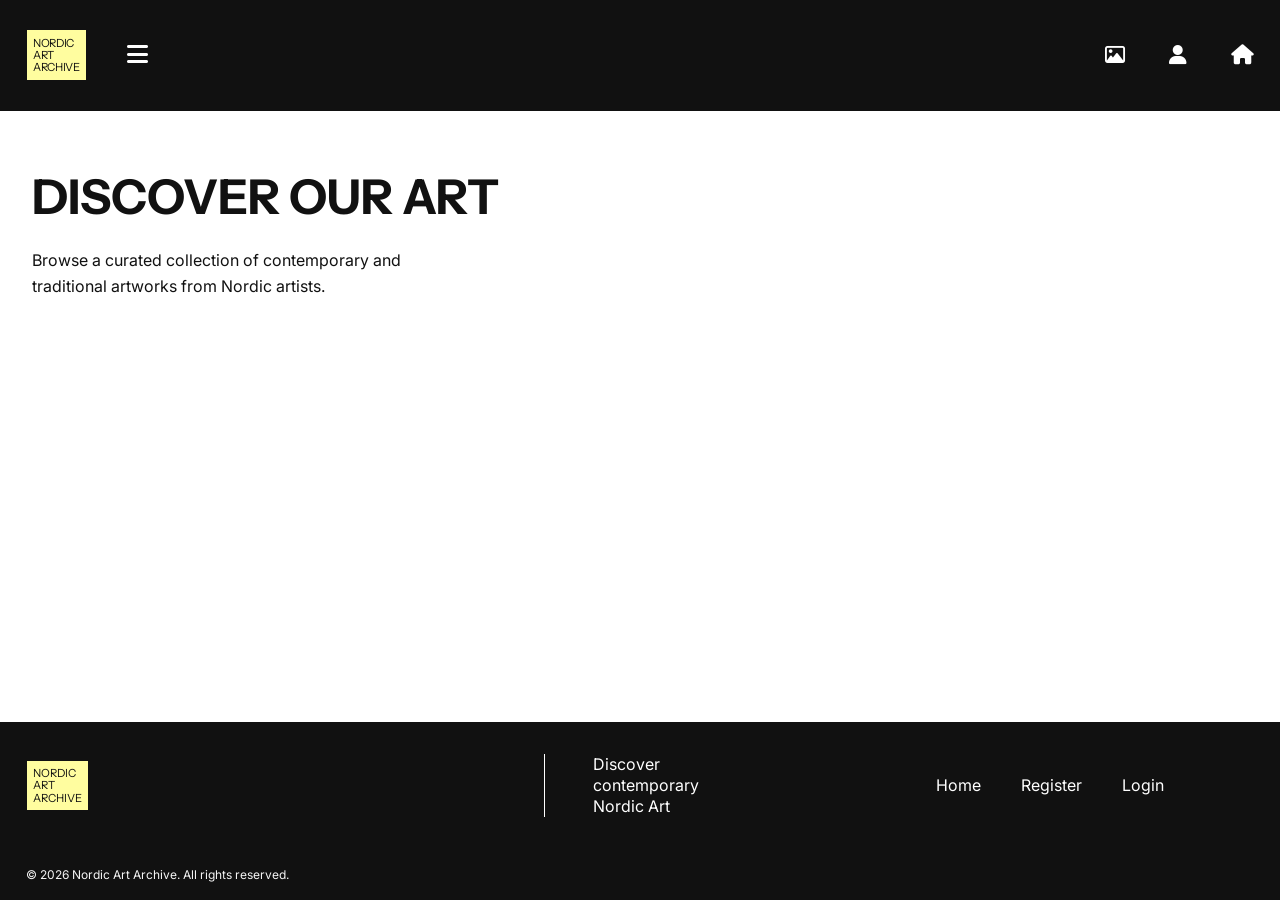
<file: index.html>
<!DOCTYPE html>
<html lang="en">
<head>
    <meta charset="UTF-8">
    <meta name="viewport" content="width=device-width, initial-scale=1.0">
    <title>Nordic Art Archive</title>

    <link rel="preconnect" href="https://fonts.googleapis.com">
    <link rel="preconnect" href="https://fonts.gstatic.com" crossorigin>
    <link href="https://fonts.googleapis.com/css2?family=Instrument+Sans:wght@400;500;700&family=Inter:wght@400;500;700&display=swap" rel="stylesheet">
    <link
        rel="stylesheet"
        href="https://cdnjs.cloudflare.com/ajax/libs/font-awesome/6.7.2/css/all.min.css"
    />

    <link rel="stylesheet" href="./css/variables.css">
    <link rel="stylesheet" href="./css/style.css">

    <link rel="stylesheet" href="./css/header.css">
    <link rel="stylesheet" href="./css/footer.css">

    <link rel="stylesheet" href="./css/cards.css">
    <link rel="stylesheet" href="./css/forms.css">

    <link rel="stylesheet" href="./css/responsive.css">

</head>

<body>

    <header class="site-header">
        <div class="header-container">

            <div class="header-left">
                <a href="./index.html" class="logo">
                    <span>NORDIC</span>
                    <span>ART</span>
                    <span>ARCHIVE</span>
                </a>

                <button
                    type="button"
                    id="menu-button"
                    class="menu-button"
                    aria-label="Open navigation menu"
                    aria-controls="main-menu"
                    aria-expanded="false"
                >
                    <i class="fa-solid fa-bars" aria-hidden="true"></i>
                </button>
            </div>

            <nav
                id="main-menu"
                class="main-menu hidden"
                aria-label="Main navigation"
            >
                <ul id="menu-list">
                    <!-- The links for the menu are created by ui.js -->
                </ul>
            </nav>

            <div class="header-icons">
                <a
                    href="./index.html#gallery"
                    aria-label="View gallery"
                    title="Gallery"
                >
                    <i class="fa-regular fa-image" aria-hidden="true"></i>
                </a>

                <a
                    href="./account/login.html"
                    id="account-link"
                    aria-label="Login"
                    title="Login"
                >
                    <i class="fa-solid fa-user" aria-hidden="true"></i>
                </a>

                <a
                    href="./index.html"
                    aria-label="Go to homepage"
                    title="Home"
                >
                    <i class="fa-solid fa-house" aria-hidden="true"></i>
                </a>
            </div>

        </div>
    </header>

<main>
 <section class="hero">
    <h1> DISCOVER OUR ART</h1>

        <p class="hero-text"> Browse a curated collection of contemporary and </p>
            <p class="hero-text"> traditional artworks from Nordic artists.    </p>
 </section>


 <section id="gallery" class="artwork-gallery container">
    <div id="artwork-grid" class="artwork-grid">

    </div>
 </section>

</main>

<footer class="site-footer">
    <div class="footer-container">

        <a href="index.html" class="footer-logo">
            <span>NORDIC</span>
            <span>ART</span>
            <span>ARCHIVE</span>
        </a>

        <p class="footer-tagline">
            Discover contemporary Nordic Art
        </p>

        <nav class="footer-nav" aria-label="Footer Navigation">
            <a href="index.html" class="footer-link">Home</a>
            <a href="./account/register.html" class="footer-link">Register</a>
            <a href="./account/login.html" class="footer-link">Login</a>
        </nav>

        <p class="footer-copyright">
            &copy; 2026 Nordic Art Archive. All rights reserved.
        </p>
    </div>
   
</footer>


    <script src="./js/constants.js"></script>
    <script src="./js/storage.js"></script>
    <script src="./js/api.js"></script>
    <script src="./js/auth.js"></script>
    <script src="./js/ui.js"></script>
    <script src="./js/app.js"></script>

</body>
</html>
</file>
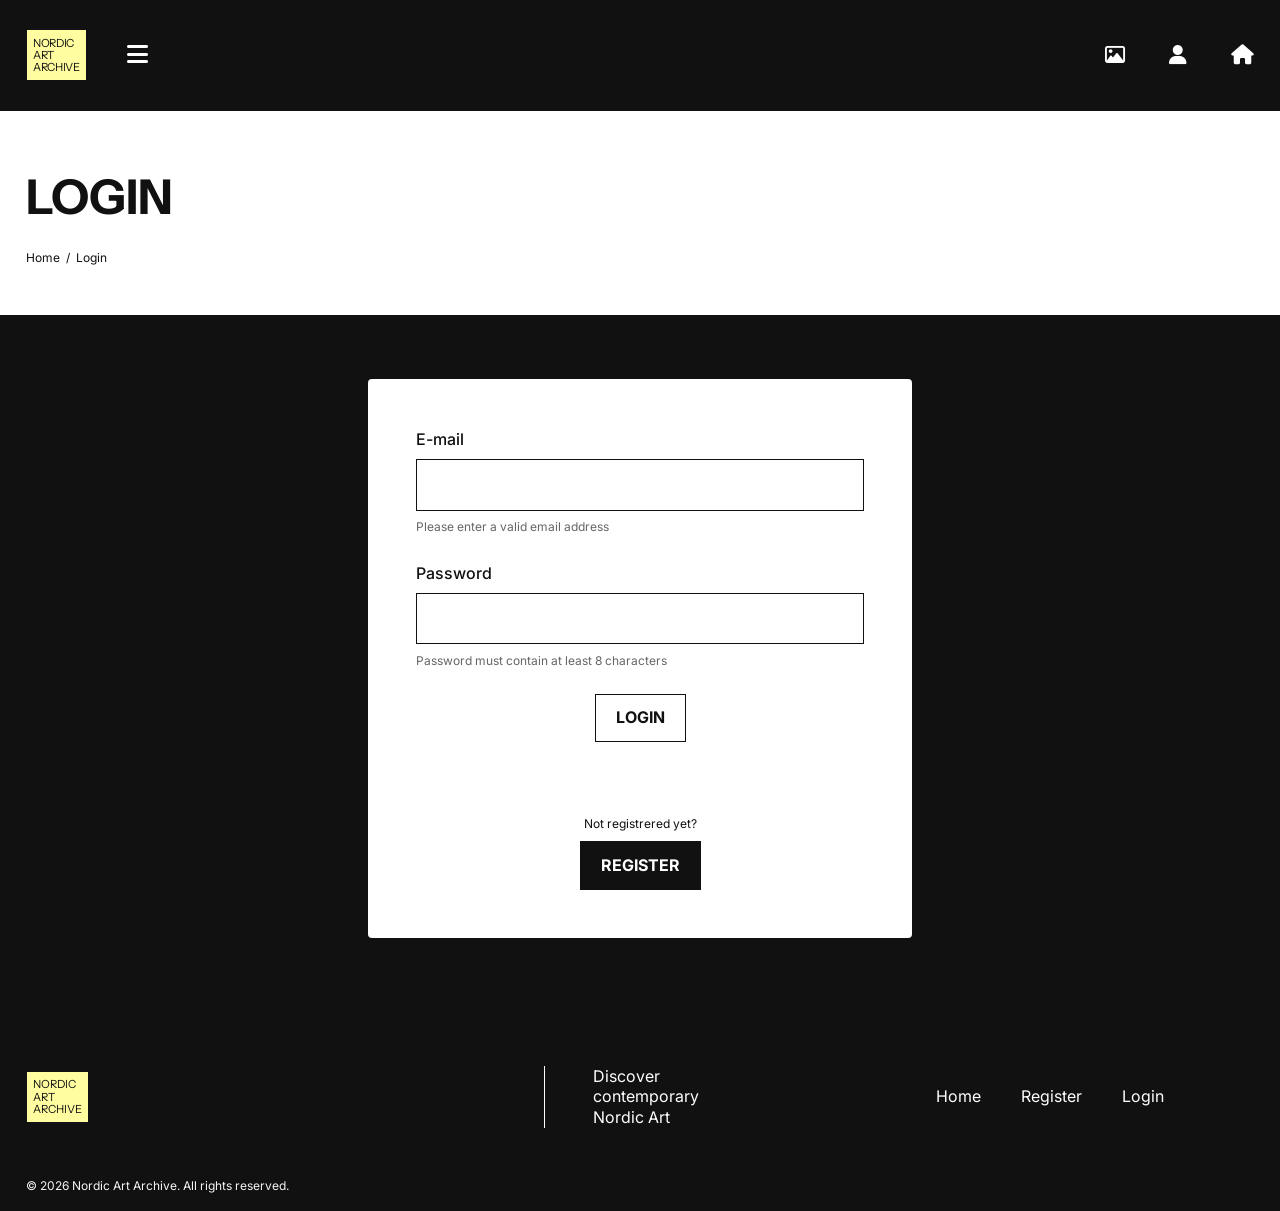
<file: account/login.html>
<!DOCTYPE html>
<html lang="en">
    <head>
        <meta charset="UTF-8">
        <meta name="viewport" content="width=device-width, initial-scale=1.0">
        <title>LOGIN - Nordic Art Archive</title>

        <link rel="preconnect" href="https://fonts.googleapis.com">
        <link rel="preconnect" href="https://fonts.gstatic.com" crossorigin>
        <link href="https://fonts.googleapis.com/css2?family=Instrument+Sans:wght@400;500;700&family=Inter:wght@400;500;700&display=swap" rel="stylesheet">
        <link
            rel="stylesheet"
            href="https://cdnjs.cloudflare.com/ajax/libs/font-awesome/6.7.2/css/all.min.css"    
    />
        <link rel="stylesheet" href="../css/variables.css">
        <link rel="stylesheet" href="../css/style.css">
        <link rel="stylesheet" href="../css/header.css">
        <link rel="stylesheet" href="../css/footer.css">
        <link rel="stylesheet" href="../css/cards.css">
        <link rel="stylesheet" href="../css/forms.css">
        <link rel="stylesheet" href="../css/responsive.css">
    </head>

    <body>
     <header class="site-header">
        <div class="header-container">

            <div class="header-left">
                <a href="../index.html" class="logo">
                    <span>NORDIC</span>
                    <span>ART</span>
                    <span>ARCHIVE</span>
                </a>

                <button
                    type="button"
                    id="menu-button"
                    class="menu-button"
                    aria-label="Open navigation menu"
                    aria-controls="main-menu"
                    aria-expanded="false"
                >
                    <i class="fa-solid fa-bars" aria-hidden="true"></i>
                </button>
            </div>

            <nav
                id="main-menu"
                class="main-menu hidden"
                aria-label="Main navigation"
            >
                <ul id="menu-list">
                    <!-- The links for the menu are created by ui.js -->
                </ul>
            </nav>

            <div class="header-icons">
                <a
                    href="../index.html#gallery"
                    aria-label="View gallery"
                    title="Gallery"
                >
                    <i class="fa-regular fa-image" aria-hidden="true"></i>
                </a>

                <a
                    href="../account/login.html"
                    id="account-link"
                    aria-label="Login"
                    title="Login"
                >
                    <i class="fa-solid fa-user" aria-hidden="true"></i>
                </a>

                <a
                    href="../index.html"
                    aria-label="Go to homepage"
                    title="Home"
                >
                    <i class="fa-solid fa-house" aria-hidden="true"></i>
                </a>
            </div>

        </div>
    </header>

<main class="account-page">
    <section class="hero">
        <div class="hero-content">
            <h1> LOGIN</h1>
            <nav class="breadcrumb" aria-label="Breadcrumb">
                <a href="../index.html">Home</a>
                <span aria-hidden="true">/</span>
                <span>Login</span>
            </nav>
        </div>
    </section>

    <section class="account-section">
        <div class="account-card">
            <form id="login-form" class="account-form">
                <div class="form-group">
                    <label for="login-email">E-mail</label>
                    
                    <input
                        type="email"
                        id="login-email"
                        name="email"
                        autocomplete="email"
                        aria-describedby="login-email-message"
                        required
                    >

                    <p 
                        id="login-email-message"
                        class="form-message">
                        Please enter a valid email address
                    </p>
                </div>

                <div class="form-group">
                    <label for="login-password">Password</label>

                    <input
                        type="password"
                        id="login-password"
                        name="password"
                        minlength="8"
                        autocomplete="current-password"
                        aria-describedby="login-password-message"
                        required
                    >

                    <p 
                        id="login-password-message"
                        class="form-message">
                        Password must contain at least 8 characters
                    </p>
                </div>

                <button type="submit" class="primary-button">
                    LOGIN
                </button>

                <p 
                    id="login-status"
                    class="form-status"
                    role="status"
                    aria-live="polite"
                    ></p>
            </form>

            <div class="account-switch">
                <p>Not registrered yet?</p>

                <a 
                    href="./register.html"
                    class="secondary-button"
                    >
                    REGISTER
                </a>
            </div>

        </div>
    </section>

</main>
    <footer class="site-footer">
    <div class="footer-container">

        <a href="../index.html" class="footer-logo">
            <span>NORDIC</span>
            <span>ART</span>
            <span>ARCHIVE</span>
        </a>

        <p class="footer-tagline">
            Discover contemporary Nordic Art
        </p>

        <nav class="footer-nav" aria-label="Footer Navigation">
            <a href="../index.html" class="footer-link">Home</a>
            <a href="../account/register.html" class="footer-link">Register</a>
            <a href="../account/login.html" class="footer-link">Login</a>
        </nav>

        <p class="footer-copyright">
            &copy; 2026 Nordic Art Archive. All rights reserved.
        </p>
    </div>
   
</footer>

    <script src="../js/constants.js"></script>
    <script src="../js/storage.js"></script>
    <script src="../js/api.js"></script>
    <script src="../js/auth.js"></script>
    <script src="../js/ui.js"></script>
    <script src="../js/app.js"></script>
    </body>
</html>
</file>
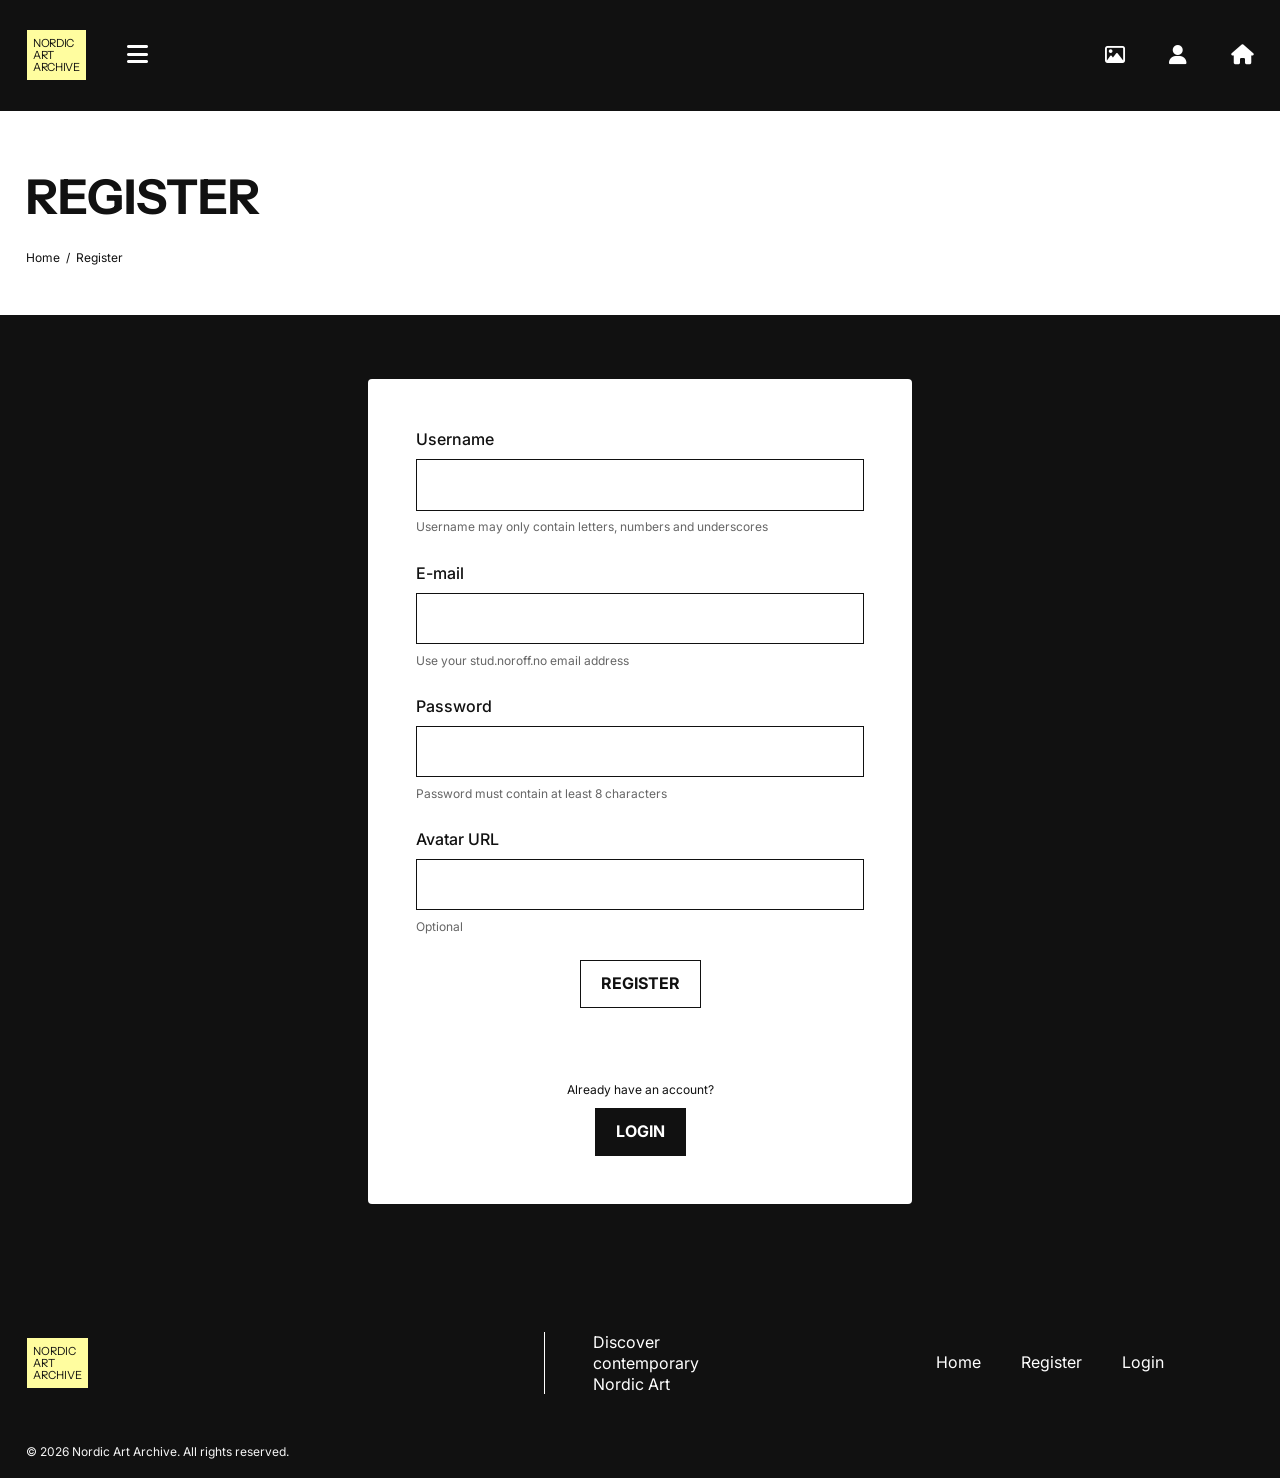
<file: account/register.html>
<!DOCTYPE html>
<html lang="en">
    <head>
        <meta charset="UTF-8">
        <meta name="viewport" content="width=device-width, initial-scale=1.0">
        <title>REGISTER - Nordic Art Archive</title>

        <link rel="preconnect" href="https://fonts.googleapis.com">
        <link rel="preconnect" href="https://fonts.gstatic.com" crossorigin>
        <link href="https://fonts.googleapis.com/css2?family=Instrument+Sans:wght@400;500;700&family=Inter:wght@400;500;700&display=swap" rel="stylesheet">
        <link
            rel="stylesheet"
            href="https://cdnjs.cloudflare.com/ajax/libs/font-awesome/6.7.2/css/all.min.css"    
    />
        <link rel="stylesheet" href="../css/variables.css">
        <link rel="stylesheet" href="../css/style.css">
        <link rel="stylesheet" href="../css/header.css">
        <link rel="stylesheet" href="../css/footer.css">
        <link rel="stylesheet" href="../css/cards.css">
        <link rel="stylesheet" href="../css/forms.css">
        <link rel="stylesheet" href="../css/responsive.css">
    </head>

    <body>
    <header class="site-header">
        <div class="header-container">

            <div class="header-left">
                <a href="../index.html" class="logo">
                    <span>NORDIC</span>
                    <span>ART</span>
                    <span>ARCHIVE</span>
                </a>

                <button
                    type="button"
                    id="menu-button"
                    class="menu-button"
                    aria-label="Open navigation menu"
                    aria-controls="main-menu"
                    aria-expanded="false"
                >
                    <i class="fa-solid fa-bars" aria-hidden="true"></i>
                </button>
            </div>

            <nav
                id="main-menu"
                class="main-menu hidden"
                aria-label="Main navigation"
            >
                <ul id="menu-list">
                    <!-- The links for the menu are created by ui.js -->
                </ul>
            </nav>

            <div class="header-icons">
                <a
                    href="../index.html"
                    aria-label="View gallery"
                    title="Gallery"
                >
                    <i class="fa-regular fa-image" aria-hidden="true"></i>
                </a>

                <a
                    href="../account/login.html"
                    id="account-link"
                    aria-label="Login"
                    title="Login"
                >
                    <i class="fa-solid fa-user" aria-hidden="true"></i>
                </a>

                <a
                    href="../index.html"
                    aria-label="Go to homepage"
                    title="Home"
                >
                    <i class="fa-solid fa-house" aria-hidden="true"></i>
                </a>
            </div>

        </div>
    </header>

<main class="account-page">
    <section class="hero">
        <div class="hero-content">
            <h1> REGISTER</h1>
            <nav class="breadcrumb" aria-label="Breadcrumb">
                <a href="../index.html">Home</a>
                <span aria-hidden="true">/</span>
                <span>Register</span>
            </nav>
        </div>
    </section>

    <section class="account-section">
        <div class="account-card">

            <form id="register-form" class="account-form">

                <div class="form-group">
                    <label for="register-name">Username</label>

                    <input
                        type="text"
                        id="register-name"
                        name="name"
                        autocomplete="username"
                        required
                    >

                    <p class="form-message">
                        Username may only contain letters, numbers and underscores
                    </p>
                </div>

                <div class="form-group">
                    <label for="register-email">E-mail</label>

                    <input
                        type="email"
                        id="register-email"
                        name="email"
                        autocomplete="email"
                        required
                    >
                    
                    <p class="form-message">
                        Use your stud.noroff.no email address
                    </p>
                </div>

                <div class="form-group">
                    <label for="register-password">Password</label>

                    <input
                        type="password"
                        id="register-password"
                        name="password"
                        minlength="8"
                        autocomplete="new-password"
                        required
                    >

                    <p class="form-message">
                        Password must contain at least 8 characters
                    </p>
                </div>

                <div class="form-group">
                    <label for="register-avatar">Avatar URL</label>

                    <input
                        type="url"
                        id="register-avatar"
                        name="avatar"
                        autocomplete="url"
                    >

                    <p class="form-message">
                        Optional
                    </p>
                </div>

                <button type="submit" class="primary-button">
                    REGISTER
                </button>

                <p
                    id="register-status"
                    class="form-status"
                    role="status"
                    aria-live="polite">
                </p>               
            </form>
            <div class="account-switch">
                <p>Already have an account?</p>

                <a href="./login.html" class="secondary-button">
                    LOGIN
                </a>
            </div>
        </div>
    </section>

</main>
    
<footer class="site-footer">
    <div class="footer-container">

        <a href="../index.html" class="footer-logo">
            <span>NORDIC</span>
            <span>ART</span>
            <span>ARCHIVE</span>
        </a>

        <p class="footer-tagline">
            Discover contemporary Nordic Art
        </p>

        <nav class="footer-nav" aria-label="Footer Navigation">
            <a href="../index.html" class="footer-link">Home</a>
            <a href="../account/register.html" class="footer-link">Register</a>
            <a href="../account/login.html" class="footer-link">Login</a>
        </nav>

        <p class="footer-copyright">
            &copy; 2026 Nordic Art Archive. All rights reserved.
        </p>
    </div>
   
</footer>

    <script src="../js/constants.js"></script>
    <script src="../js/storage.js"></script>
    <script src="../js/api.js"></script>
    <script src="../js/auth.js"></script>
    <script src="../js/ui.js"></script>
    <script src="../js/app.js"></script>
    </body>
</html>
</file>
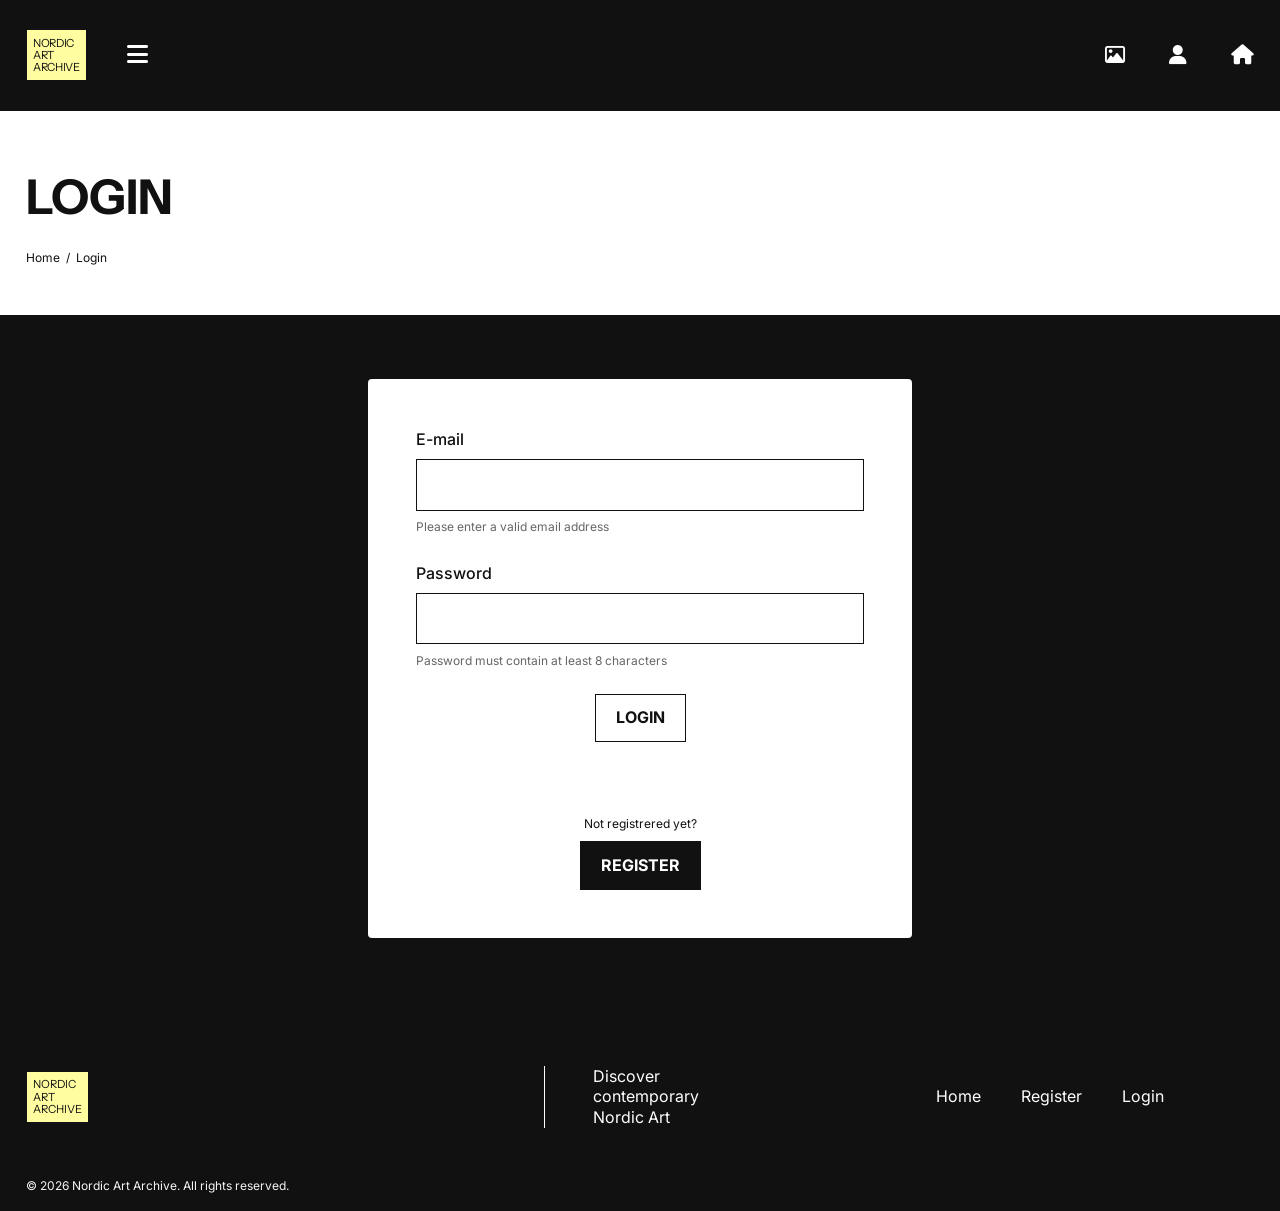
<file: artwork/create.html>
<!DOCTYPE html>
<html lang="en">
    <head>
        <meta charset="UTF-8">
        <meta name="viewport" content="width=device-width, initial-scale=1.0">
        <title>CREATE ARTWORK - Nordic Art Archive</title>

        <link rel="preconnect" href="https://fonts.googleapis.com">
        <link rel="preconnect" href="https://fonts.gstatic.com" crossorigin>
        <link href="https://fonts.googleapis.com/css2?family=Instrument+Sans:wght@400;500;700&family=Inter:wght@400;500;700&display=swap" rel="stylesheet">
        <link
            rel="stylesheet"
            href="https://cdnjs.cloudflare.com/ajax/libs/font-awesome/6.7.2/css/all.min.css"    
    />
        <link rel="stylesheet" href="../css/variables.css">
        <link rel="stylesheet" href="../css/style.css">
        <link rel="stylesheet" href="../css/header.css">
        <link rel="stylesheet" href="../css/footer.css">
        <link rel="stylesheet" href="../css/cards.css">
        <link rel="stylesheet" href="../css/forms.css">
        <link rel="stylesheet" href="../css/responsive.css">
    </head>

    <body>
    <header class="site-header">
        <div class="header-container">

            <div class="header-left">
                <a href="../index.html" class="logo">
                    <span>NORDIC</span>
                    <span>ART</span>
                    <span>ARCHIVE</span>
                </a>

                <button
                    type="button"
                    id="menu-button"
                    class="menu-button"
                    aria-label="Open navigation menu"
                    aria-controls="main-menu"
                    aria-expanded="false"
                >
                    <i class="fa-solid fa-bars" aria-hidden="true"></i>
                </button>
            </div>

            <nav
                id="main-menu"
                class="main-menu hidden"
                aria-label="Main navigation"
            >
                <ul id="menu-list">
                    <!-- The links for the menu are created by ui.js -->
                </ul>
            </nav>

            <div class="header-icons">
                <a
                    href="../index.html#gallery"
                    aria-label="View gallery"
                    title="Gallery"
                >
                    <i class="fa-regular fa-image" aria-hidden="true"></i>
                </a>

                <a
                    href="../account/login.html"
                    id="account-link"
                    aria-label="Login"
                    title="Login"
                >
                    <i class="fa-solid fa-user" aria-hidden="true"></i>
                </a>

                <a
                    href="../index.html"
                    aria-label="Go to homepage"
                    title="Home"
                >
                    <i class="fa-solid fa-house" aria-hidden="true"></i>
                </a>
            </div>

        </div>
    </header>

<main class="account-page">
 <section class="hero">
    <div class="hero-content">
        <h1>CREATE ARTWORK</h1>

        <nav class="breadcrumb" aria-label="Breadcrumb">
            <a href="../index.html">Home</a>
            <span>/</span>
            <span>Create Artwork</span>
        </nav>
    </div>
 </section>

 <section class="account-section">
    <div class="account-card">
        <form id="create-artwork-form" class="account-form">
            <div class="form-group">
                <label for="create-title">Artwork Title</label>
                <input
                    type="text"
                    id="create-title"
                    name="title"
                    required
                >
            </div>

            <div class="form-group">
                <label for="create-artist">Artist</label>
                <input
                    type="text"
                    id="create-artist"
                    name="artist"
                    required
                >
            </div>

            <div class="form-group">
                <label for="create-year">Year</label>
                <input
                    type="number"
                    id="create-year"
                    name="year"
                    min="1"
                    required
                >
                    <p class="form-message">Please enter a valid year</p>
            </div>

            <div class="form-group">
                <label for="create-medium">Medium</label>
                <input  
                    type="text"
                    id="create-medium"
                    name="medium"
                    required
                >
            </div>

            <div class="form-group">
                <label for="create-location">Location</label>
                <input
                    type="text"
                    id="create-location"
                    name="location"
                    required
                >
            </div>

            <div class="form-group">
                <label for="create-image">Image URL</label>
                <input
                    type="url"
                    id="create-image"
                    name="image"
                    required
                >
                    <p class="form-message">
                        Please enter a public image URL
                    </p>
            </div>

            <div class="form-group">
                <label for="create-description">Description</label>
                <textarea
                    id="create-description"
                    name="description"
                    rows="6"
                    required
                ></textarea>
                <p class="form-message"> 
                    Description must be filled in
                </p>
            </div>

            <button type="submit" class="primary-button">
                SAVE
            </button>

            <p
                id="create-status"
                class="form-status"
                role="status"
                aria-live="polite"
            ></p>
        </form>
    </div>
 </section>

</main>

</main>
<footer class="site-footer">
    <div class="footer-container">

        <a href="../index.html" class="footer-logo">
            <span>NORDIC</span>
            <span>ART</span>
            <span>ARCHIVE</span>
        </a>

        <p class="footer-tagline">
            Discover contemporary Nordic Art
        </p>

        <nav class="footer-nav" aria-label="Footer Navigation">
            <a href="../index.html" class="footer-link">Home</a>
            <a href="../account/register.html" class="footer-link">Register</a>
            <a href="../account/login.html" class="footer-link">Login</a>
        </nav>

        <p class="footer-copyright">
            &copy; 2026 Nordic Art Archive. All rights reserved.
        </p>
    </div>
   
</footer>

    <script src="../js/constants.js"></script>
    <script src="../js/storage.js"></script>
    <script src="../js/api.js"></script>
    <script src="../js/auth.js"></script>
    <script src="../js/ui.js"></script>
    <script src="../js/app.js"></script>
    <script src="../js/artwork.js"></script>
    </body>
</html>
</file>
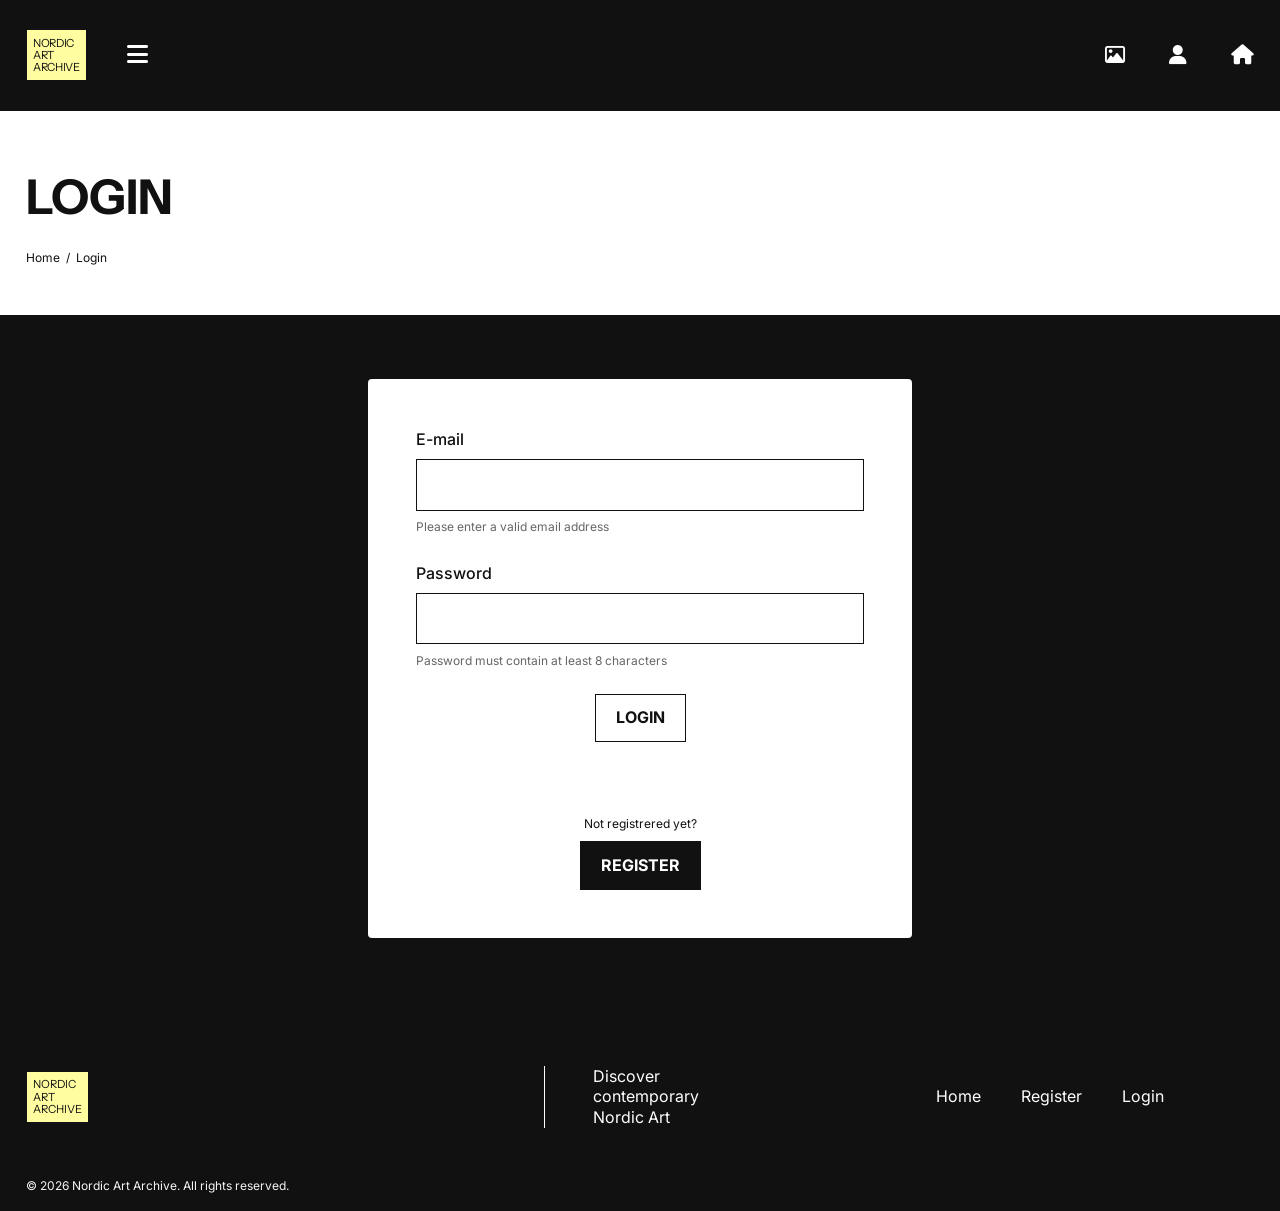
<file: artwork/edit.html>
<!DOCTYPE html>
<html lang="en">
    <head>
        <meta charset="UTF-8">
        <meta name="viewport" content="width=device-width, initial-scale=1.0">
        <title>EDIT ARTWORK - Nordic Art Archive</title>

        <link rel="preconnect" href="https://fonts.googleapis.com">
        <link rel="preconnect" href="https://fonts.gstatic.com" crossorigin>
        <link href="https://fonts.googleapis.com/css2?family=Instrument+Sans:wght@400;500;700&family=Inter:wght@400;500;700&display=swap" rel="stylesheet">
        <link
            rel="stylesheet"
            href="https://cdnjs.cloudflare.com/ajax/libs/font-awesome/6.7.2/css/all.min.css"    
    />
        <link rel="stylesheet" href="../css/variables.css">
        <link rel="stylesheet" href="../css/style.css">
        <link rel="stylesheet" href="../css/header.css">
        <link rel="stylesheet" href="../css/footer.css">
        <link rel="stylesheet" href="../css/cards.css">
        <link rel="stylesheet" href="../css/forms.css">
        <link rel="stylesheet" href="../css/responsive.css">
    </head>

    <body>
        <header class="site-header">
            <div class="header-container">

                <div class="header-left">
                    <a href="../index.html" class="logo">
                        <span>NORDIC</span>
                        <span>ART</span>
                        <span>ARCHIVE</span>
                    </a>

                    <button
                        type="button"
                        id="menu-button"
                        class="menu-button"
                        aria-label="Open navigation menu"
                        aria-controls="main-menu"
                        aria-expanded="false"
                    >
                        <i class="fa-solid fa-bars" aria-hidden="true"></i>
                    </button>
                </div>

                <nav
                    id="main-menu"
                    class="main-menu hidden"
                    aria-label="Main navigation"
                >
                    <ul id="menu-list">
                        <!-- The links for the menu are created by ui.js -->
                    </ul>
                </nav>

                <div class="header-icons">
                    <a
                        href="../index.html#gallery"
                        aria-label="View gallery"
                        title="Gallery"
                    >
                        <i class="fa-regular fa-image" aria-hidden="true"></i>
                    </a>

                    <a
                        href="../account/login.html"
                        id="account-link"
                        aria-label="Login"
                        title="Login"
                    >
                        <i class="fa-solid fa-user" aria-hidden="true"></i>
                    </a>

                    <a
                        href="../index.html"
                        aria-label="Go to homepage"
                        title="Home"
                    >
                        <i class="fa-solid fa-house" aria-hidden="true"></i>
                    </a>
                </div>

            </div>
        </header>

<main class="account-page">
 <section class="hero">
    <div class="hero-content">
        <h1>EDIT ARTWORK</h1>

        <nav class="breadcrumb" aria-label="Breadcrumb">
            <a href="../index.html">Home</a>
            <span>/</span>
            <span>Edit Artwork</span>
        </nav>
    </div>
 </section>

 <section class="account-section">
    <div class="account-card">
        <form id="edit-artwork-form" class="account-form">
            <div class="form-group">
                <label for="edit-title">Artwork Title</label>
                <input
                    type="text"
                    id="edit-title"
                    name="title"
                    required
                >
            </div>

            <div class="form-group">
                <label for="edit-artist">Artist</label>
                <input
                    type="text"
                    id="edit-artist"
                    name="artist"
                    required
                >
            </div>

            <div class="form-group">
                <label for="edit-year">Year</label>
                <input  
                    type="number"
                    id="edit-year"
                    name="year"
                    min="1"
                    required
                >
                <p class="form-message">
                    Please enter a valid year
                </p>
            </div>

            <div class="form-group">
                <label for="edit-medium">Medium</label>
                <input
                    type="text"
                    id="edit-medium"
                    name="medium"
                    required
                >

            </div>

            <div class="form-group">
                <label for="edit-location">Location</label>
                <input
                    type="text"
                    id="edit-location"
                    name="location"
                    required
                >
            </div>

            <div class="form-group">
                <label for="edit-image">Image URL</label>
                <input
                    type="url"
                    id="edit-image"
                    name="image"
                    required
                >
                <p class="form-message">
                    Please enter a public image URL
                </p>
            </div>

            <div class="form-group">
                <label for="edit-description">Description</label>
                <textarea
                    id="edit-description"
                    name="description"
                    rows="6"
                    required
                ></textarea>
                <p class="form-message"> 
                    Description must be filled in
                </p>
            </div>

            <div class="edit-form-actions">
                <a href="../index.html#gallery" class="secondary-button">
                    BACK TO GALLERY
                </a>

                <button type="submit" class="primary-button">
                    SAVE
                </button>

                <button type="button" id="edit-delete-button" class="delete-form-button">
                    DELETE
                </button>
            </div>

            <p
                id="edit-status"
                class="form-status"
                role="status"
                aria-live="polite"
            ></p>
        </form>
    </div>
 </section>

</main>
<footer class="site-footer">
    <div class="footer-container">

        <a href="../index.html" class="footer-logo">
            <span>NORDIC</span>
            <span>ART</span>
            <span>ARCHIVE</span>
        </a>

        <p class="footer-tagline">
            Discover contemporary Nordic Art
        </p>

        <nav class="footer-nav" aria-label="Footer Navigation">
            <a href="../index.html" class="footer-link">Home</a>
            <a href="../account/register.html" class="footer-link">Register</a>
            <a href="../account/login.html" class="footer-link">Login</a>
        </nav>

        <p class="footer-copyright">
            &copy; 2026 Nordic Art Archive. All rights reserved.
        </p>
    </div>
   
</footer>

    <script src="../js/constants.js"></script>
    <script src="../js/storage.js"></script>
    <script src="../js/api.js"></script>
    <script src="../js/auth.js"></script>
    <script src="../js/ui.js"></script>
    <script src="../js/app.js"></script>
    <script src="../js/artwork.js"></script>
    </body>
</html>
</file>
<file: css/variables.css>
:root {
    /* Color Variables */
    --color-black: #111111;
    --color-white: #ffffff;
    --color-light-grey: #f5f5f5;
    --color-dark-grey: #666666;
    --color-yellow: #fffd9f;

    /* Font Variables */
    --font-heading: "Instrument Sans", sans-serif;
    --font-body: "Inter", sans-serif;

    /*Layout Variables */
    --border: 1px solid var(--color-black);
    --container-width: 1200px;

    /*Spacing Variables */
    --spacing-small: 0.5rem;
    --spacing-medium: 1rem;
    --spacing-large: 2rem;

    /*border-radius Variables */
    --border-radius: 4px;
}
</file>
<file: css/style.css>
/* CSS Reset */

*,
*::before,
*::after {
    margin: 0;
    padding: 0;
    box-sizing: border-box;
}

/*Base styles*/
html {
    scroll-behavior: smooth;
}

body {
    min-height: 100vh;
    display: flex;
    flex-direction: column;
    font-family: var(--font-body);
    background-color: var(--color-white);
    color: var(--color-black);
    line-height: 1.6;
}

main {
    flex: 1;
}

img {
    display: block;
    max-width: 100%;
    height: auto;
}

a {
    color: inherit;
    text-decoration: none;
}

ul {
    list-style: none;
}

button {
    font: inherit;
    cursor: pointer;
    border: none;
    background: none;
}

input,
textarea {
    font: inherit;
}

/* Typography */
h1,
h2 {
    font-family: var(--font-heading);
}

h1 {
    font-size: 3rem;
}

h2 {
    font-size: 2rem;
}

p {
    font-size: 1rem;
}

/* Utility Classes */
.container {
    width: min(1200px, 90%);
    margin: 0 auto;
}

.hidden {
    display: none;
}

.hero {
    width: min(1400px, 95%);
    margin: 0 auto;
    padding: 3rem 0;
}

.hero-content {
    max-width: 40rem;
}

.hero h1 {
    margin-bottom: 0.75rem;
}

.hero-text {
    max-width: 40rem;
}

.breadcrumb {
    display: flex;
    gap: 0.4rem;
    margin-top: 0.25rem;
    font-size: 0.75rem;
}

.breadcrumb a:hover, .breadcrumb a:focus-visible {
    text-decoration: none;
    color: var(--color-dark-grey);
}
</file>
<file: css/header.css>
.site-header {
    position: relative;
    z-index: 100;

    background-color: var(--color-black);
    border-bottom: 1px solid var(--color-black);
}

.header-container {
    position: relative;

    width: min(1600px, 96%);
    margin: 0 auto;
    padding: 1.75rem 0;

    display: flex;
    justify-content: space-between;
    align-items: center;
}

.header-left {
    display: flex;
    align-items: center;
    gap: 2rem;
}

/* Logo */
.logo {
    display: flex;
    flex-direction: column;

    padding: 0.4rem;

    background-color: var(--color-yellow);
    border: 1px solid var(--color-black);

    color: var(--color-black);
    font-family: var(--font-heading);
    font-size: 0.7rem;
    font-weight: 400;
    letter-spacing: -0.02rem;
    line-height: 1.1;
    text-decoration: none;
}

/* Icons */
.header-icons {
    display: flex;
    align-items: center;
    gap: 2.75rem;
}

.header-icons a {
    color: var(--color-white);
    font-size: 1.25rem;
    text-decoration: none;
}

.header-icons a:hover {
    color: var(--color-yellow);
}

.header-icons a:focus-visible {
    outline: 2px solid var(--color-yellow);
    outline-offset: 4px;
}

/* Menu button */
.menu-button {
    padding: 0.5rem;

    border: none;
    background: transparent;

    color: var(--color-white);
    cursor: pointer;
    font-size: 1.5rem;
}

.menu-button:hover {
    color: var(--color-yellow);
}

.menu-button:focus-visible {
    outline: 2px solid var(--color-yellow);
    outline-offset: 4px;
}

/* Dropdown menu */
.main-menu {
    position: absolute;
    top: 100%;
    left: 0;

    width: 280px;

    background-color: var(--color-black);
    border-top: 1px solid #333333;
}

.main-menu ul {
    margin: 0;
    padding: 0;

    list-style: none;
}

.main-menu li {
    border-bottom: 1px solid #333333;
}

.main-menu a,
.main-menu button {
    display: block;
    width: 100%;

    padding: 1rem 1.5rem;

    border: none;
    background: transparent;

    color: var(--color-white);
    cursor: pointer;
    font: inherit;
    text-align: left;
    text-decoration: none;
}

.main-menu a:hover,
.main-menu button:hover {
    background-color: var(--color-white);
    color: var(--color-black);
}

.main-menu a:focus-visible,
.main-menu button:focus-visible {
    outline: 2px solid var(--color-white);
    outline-offset: -4px;
}

.menu-user {
    padding: 1rem 1.5rem;

    color: var(--color-white);
    font-weight: 600;
}

.hidden {
    display: none;
}
</file>
<file: css/footer.css>
.site-footer {
    background-color: var(--color-black);
    color: var(--color-white);
    margin-top: auto;
}

.footer-container {
    width: min(1600px, 96%);
    margin: 0 auto;
    padding: 2rem 0 1rem;

    display:grid;
    grid-template-columns: repeat(3, 1fr);
    align-items: center;
    row-gap: 3rem;
}

/* Logo column */
.footer-logo {
    display: flex;
    flex-direction: column;
    justify-self: start;
    width: fit-content;
    padding: 0.4rem;

    background-color: var(--color-yellow);
    border: 1px solid var(--color-black);
    color: var(--color-black);

    font-family: var(--font-heading);
    font-size: 0.7rem;
    font-weight: 400;
    line-height: 1.1;
}

/*Tagline column*/
.footer-tagline {
    justify-self: center;
    max-width: 12rem;
    padding-left: 3rem;
    border-left: 1px solid var(--color-white);

    font-size: 1rem;
    line-height: 1.3;
}

/* Navigation column */
.footer-nav {
    justify-self: center;
    display: flex;
    gap: 2.5rem;  
    align-items: center;
}

.footer-nav a:hover, .footer-nav a:focus-visible {
    color: var(--color-yellow);
}

/*Footer copyright*/
.footer-copyright {
    grid-column: 1 / -1;

    font-size: 0.75rem;
    color: var(--color-light-grey);
}
</file>
<file: css/cards.css>
.artwork-grid {
    display: grid;
    grid-template-columns: repeat(auto-fit, minmax(280px,1fr));
    gap: 3rem;
    margin-top: 2rem;
}

.artwork-card {
    border: var(--border);
    padding: 1rem;
    background: var(--color-white);
}

.artwork-card img {
    width: 100%;
    aspect-ratio: 4 / 3;
    object-fit: cover;
}

.artwork-card h2 {
    margin-top: 1rem;
    font-size: 1.5rem;
}

.artwork-card p {
    margin-top: 0.25rem;
}

.artwork-gallery {
    margin-top: 4rem;
    margin-bottom: 5rem;
}

.artwork-year {
    font-style: italic;
    font-size: 0.9rem;
}

.card-button {
    display: inline-block;
    margin-top: 1rem;
    padding: .7rem 1.5rem;
    border: 6px solid var(--color-black);
    background-color: var(--color-white);
    color: var(--color-black);
    font-weight: 800;
    transition: .2s;
}

.card-button:hover {
    background-color: var(--color-yellow);
    color: var(--color-black);
}

/* Artwork details page*/

.artwork-details-section {
    width: min(1200px, 90%);
    margin: 0 auto;
    padding: 2rem 0 5rem;
    border-top: var(--border);
}

.artwork-details-card {
    max-width: 1000px;
    margin: 0 auto;
    padding: 2rem;
    border: var(--border);
    background-color: var(--color-white);
}

.artwork-details-image {
    width: 100%;
    aspect-ratio: 8 / 5;
    object-fit: cover;
}

.artwork-details-content {
    margin-top: 1.5rem;
}

.artwork-details-content h2 {
    margin-bottom: 1rem;
    font-size: 1.5rem;
}

.artwork-metadata {
    display: grid;
    gap: 0.75rem;
}

.artwork-metadata div {
    display: grid;
    grid-template-columns: 6rem 1fr;
    gap: 1rem;
}

.artwork-metadata dt {
    font-weight: 700;
}

.artwork-metadata dd{
    margin: 0;
}

.artwork-description {
    margin-top: 1.5rem;
}

.artwork-description h3 {
    margin-bottom: 0.5rem;
    font-family: var(--font-heading);
}

.artwork-actions {
    display: flex;
    justify-content: flex-end;
    align-items: center;
    gap: 1rem;
    margin-top: 2rem;
}

.owner-actions {
    display: flex;
    align-items: center;
    gap: 1rem;
}

.details-button {
    display: inline-block;
    padding: 0.6rem 1rem;
    border: var(--border);
    background-color: var(--color-white);
    color: var(--color-black);
    font-size: 0.75rem;
    font-weight: 700;
    text-align: center;
}

.details-button:hover, .details-button:focus-visible {
    background-color: var(--color-yellow);
}

.edit-button {
    background-color: var(--color-black);
    color: var(--color-white);
}

.edit-button:hover, .edit-button:focus-visible{
    border-color: var(--color-black);
    background-color: var(--color-white);
    color: var(--color-black);
}

.delete-button {
    border-color:var(--color-black);
    background-color: #FF7878;
    color: var(--color-black);
}

.delete-button:hover, .delete-button:focus-visible {
    background-color: var(--color-white);
    color: var(--color-black);
}
</file>
<file: css/forms.css>
/*Account pages*/

.account-page {
    background-color: var(--color-black);
}

.account-page .hero {
    width: 100%;
    margin: 0;
    background-color: var(--color-white);
}

.account-page .hero-content {
    width: min(1600px, 96%);
    max-width: none;
    margin: 0 auto;
}

.account-section {
    width: min(1400px, 100%);
    margin: 0 auto;
    padding: 4rem 0 6rem;
}

.account-card {
    width: min(100%, 34rem);
    margin: 0 auto;
    padding: 3rem;
    background-color: var(--color-white);
    color: var(--color-black);
    border-radius: var(--border-radius);
}

.account-form {
    display: flex;
    flex-direction: column;
    gap: 1.5rem;
}

.form-group {
    display: flex;
    flex-direction: column;
    gap: 0.4rem;
}

.form-group label {
    font-weight: 500;
}

.form-group input, .form-group textarea {
    width: 100%;
    padding: 0.75rem;
    border: var(--border);
    background-color: var(--color-white);
    color: var(--color-black);
}

.form-group input:focus-visible, .form-group textarea:focus-visible {
    outline: 3px solid var(--color-yellow);
    outline-offset: 2px;
}

.form-group textarea {
    min-height: 8rem;
    resize: vertical;
}

.form-message {
    font-size: 0.75rem;
    color: var(--color-dark-grey);
}

.form-status {
    min-height: 1.5rem;
    font-size: 0.875rem;
    text-align: center;
}

.edit-form-actions {
    display: flex;
    justify-content: center;
    align-items: center;
    gap: 1rem;
    margin-top: 0.5rem;
}

.delete-form-button {
    display: inline-block;
    width: fit-content;
    padding: 0.65rem 1.25rem;
    border: 1px solid var(--color-black);
    background-color: #FF7878;
    color: var(--color-black);
    font-weight: bold;
    text-align: center;
}

.delete-form-button:hover, .delete-form-button:focus-visible {
    background-color: var(--color-white);
    color: var(--color-black);
}

.primary-button, .secondary-button {
    display: inline-block;
    width: fit-content;
    padding: 0.65rem 1.25rem;
    border: var(--border);
    font-weight: 700;
    text-align: center;
}

.primary-button {
    align-self: center;
    background-color: var(--color-white);
    color: var(--color-black);
}

.primary-button:hover, .primary-button:focus-visible {
    background-color: var(--color-yellow);
}

.secondary-button {
    background-color: var(--color-black);
    color: var(--color-white);
}

.secondary-button:hover, .secondary-button:focus-visible {
    background-color: var(--color-light-grey);
    color: var(--color-black);
}

.account-switch {
    display: flex;
    flex-direction: column;
    align-items: center;
    gap: 0.5rem;
    margin-top: 1.5rem;
}

.account-switch p {
    font-size: 0.75rem;
}
</file>
<file: css/responsive.css>
@media (max-width: 768px) {
    .footer-container {
        width: 88%;
        grid-template-columns: 1fr 1fr;
        gap: 1.5rem;
        padding: 2rem 0 1rem;
    }

    .footer-tagline {
        padding-left: 1.5rem;
    }

    .footer-nav {
        grid-column: 1 / -1;
        justify-content: space-between;
        gap: 1rem;
    }

    .footer-copyright {
        grid-column: 1 / -1;
        margin-top: 0;
    }
}

@media (max-width: 768px) {
    .artwork-details-section {
        width: 92%;
        padding: 1rem 0 3rem;
    }

    .artwork-details-card {
        padding: 1rem;
    }

    .artwork-metadata div {
        grid-template-columns: 1fr;
        gap: 0.1rem;
    }

    .artwork-actions {
        flex-wrap: wrap;
    }

    .owner-actions {
        flex-wrap: wrap;
    }
}

@media (max-width: 768px) {
    .account-section {
        width: 90%;
        padding: 3rem 0 4rem;
    }

    .account-card {
        padding: 2rem 1.25rem;
    }

    .primary-button, .secondary-button {
        min-height: 44px;
    }

    .edit-form-actions {
        flex-wrap: wrap;
    }
}
</file>
